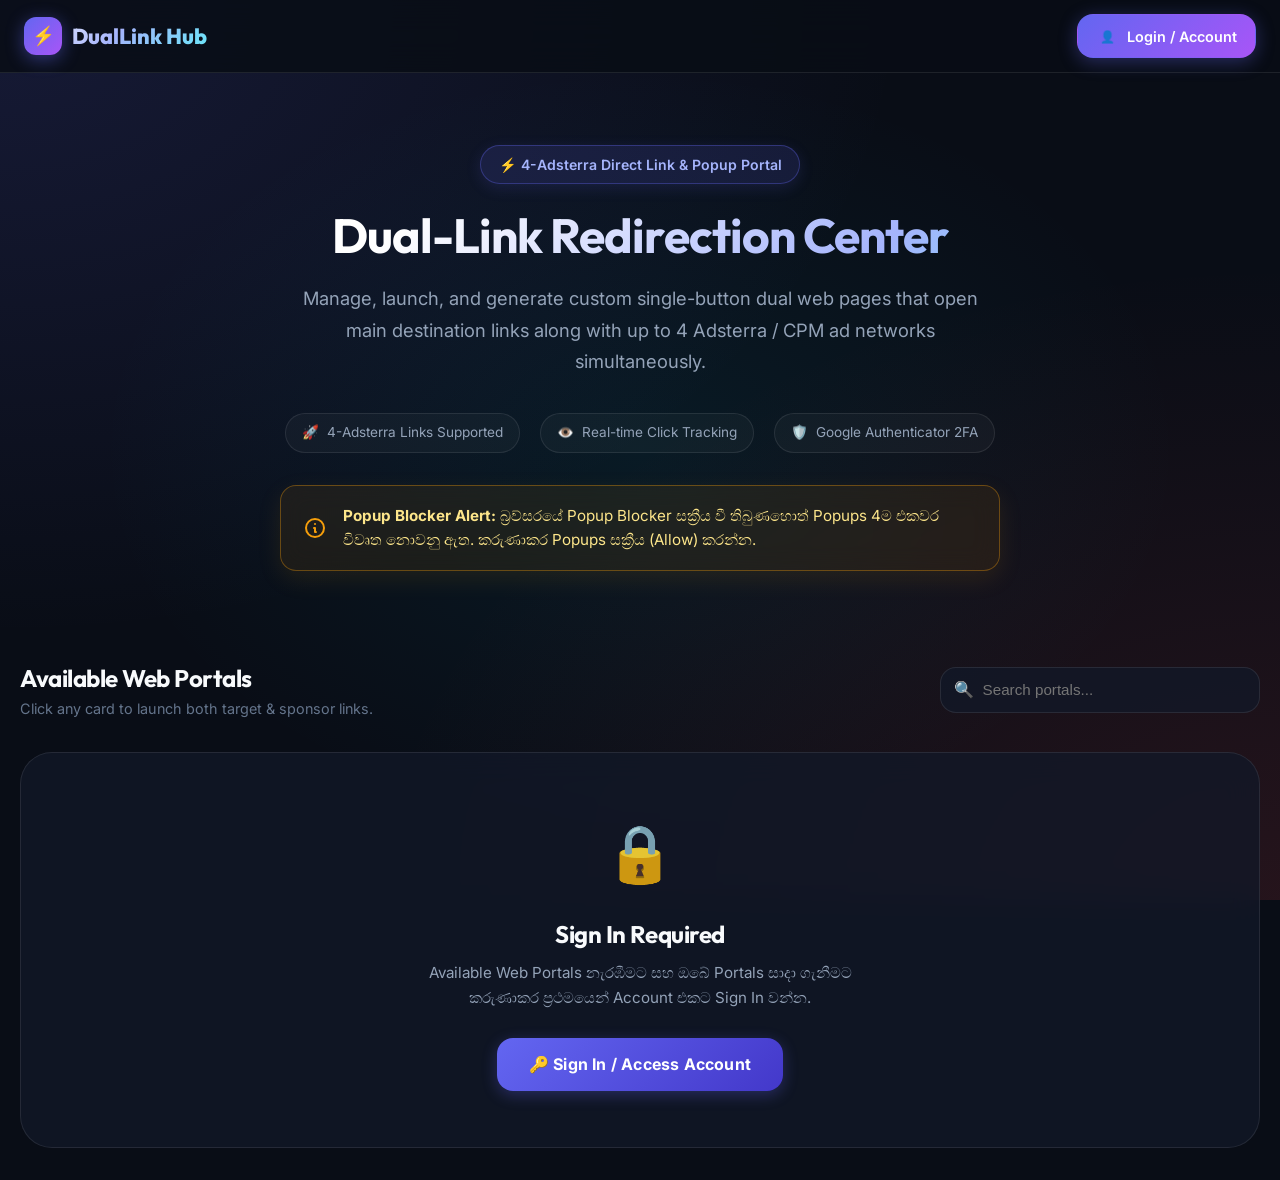
<file: index.html>
<!DOCTYPE html>
<html lang="en">
<head>
    <meta charset="UTF-8">
    <meta name="viewport" content="width=device-width, initial-scale=1.0">
    <title>DualLink Hub - Home Page</title>
    <link rel="stylesheet" href="styles.css">
</head>
<body>

    <!-- Top Navigation Bar -->
    <nav class="navbar">
        <div class="brand">
            <div class="brand-icon">⚡</div>
            <span>DualLink Hub</span>
        </div>
        <div class="nav-links" id="navUserArea">
            <!-- Dynamically populated user profile icon or login button -->
        </div>
    </nav>

    <!-- Main Content Container -->
    <main class="main-container">
        
        <!-- Hero Section -->
        <section class="hero">
            <div class="hero-tag">
                <span>⚡ 4-Adsterra Direct Link & Popup Portal</span>
            </div>
            <h1 class="hero-title">Dual-Link Redirection Center</h1>
            <p class="hero-subtitle">
                Manage, launch, and generate custom single-button dual web pages that open main destination links along with up to 4 Adsterra / CPM ad networks simultaneously.
            </p>

            <div class="features-ribbon" style="margin-bottom: 2rem;">
                <div class="feature-chip"><span>🚀</span> 4-Adsterra Links Supported</div>
                <div class="feature-chip"><span>👁️</span> Real-time Click Tracking</div>
                <div class="feature-chip"><span>🛡️</span> Google Authenticator 2FA</div>
            </div>

            <div class="notice-box" style="max-width: 720px;">
                <svg xmlns="http://www.w3.org/2000/svg" fill="none" viewBox="0 0 24 24" stroke="currentColor">
                    <path stroke-linecap="round" stroke-linejoin="round" stroke-width="2" d="M13 16h-1v-4h-1m1-4h.01M21 12a9 9 0 11-18 0 9 9 0 0118 0z" />
                </svg>
                <div style="text-align: left;">
                    <strong>Popup Blocker Alert:</strong> බ්‍රව්සරයේ Popup Blocker සක්‍රීය වී තිබුණහොත් Popups 4ම එකවර විවෘත නොවනු ඇත. කරුණාකර Popups සක්‍රීය (Allow) කරන්න.
                </div>
            </div>
        </section>

        <!-- Link Grid Section -->
        <section>
            <div class="grid-header">
                <div>
                    <h2>Available Web Portals</h2>
                    <p style="color: var(--text-muted); font-size: 0.9rem;">Click any card to launch both target & sponsor links.</p>
                </div>
                <div class="search-box">
                    <span class="search-icon">🔍</span>
                    <input type="text" id="searchInput" placeholder="Search portals...">
                </div>
            </div>

            <div id="cardGrid" class="card-grid">
                <!-- Cards dynamically populated by JavaScript -->
            </div>
        </section>

    </main>

    <script src="db.js"></script>
    <script src="app.js"></script>
    <script>
        function launchPortal(id, viewUrl, event) {
            if (event) event.stopPropagation();
            if (window.DB && window.DB.links && id) {
                DB.links.incrementClicks(id);
            }
            window.open(viewUrl, '_blank');
        }

        function renderCards(filterText = '') {
            const grid = document.getElementById('cardGrid');
            const session = (window.DB && window.DB.auth) ? DB.auth.getSession() : null;
            
            if (!session) {
                grid.innerHTML = `
                    <div class="empty-state" style="grid-column: 1 / -1; padding: 3.5rem 1.5rem; background: var(--bg-card); border-radius: var(--radius-xl); border: 1px solid var(--border-light); backdrop-filter: blur(16px);">
                        <div class="empty-icon" style="font-size: 3.5rem; margin-bottom: 1rem; opacity: 0.9;">🔒</div>
                        <h3 style="font-size: 1.5rem; margin-bottom: 0.5rem; color: var(--text-primary);">Sign In Required</h3>
                        <p style="color: var(--text-secondary); font-size: 0.95rem; margin-bottom: 1.75rem; max-width: 480px; margin-left: auto; margin-right: auto; line-height: 1.6;">
                            Available Web Portals නැරඹීමට සහ ඔබේ Portals සාදා ගැනීමට කරුණාකර ප්‍රථමයෙන් Account එකට Sign In වන්න.
                        </p>
                        <a href="login.html" class="btn btn-indigo" style="display: inline-flex; text-decoration: none; padding: 0.85rem 2rem; font-size: 1rem;">
                            🔑 Sign In / Access Account
                        </a>
                    </div>
                `;
                return;
            }

            const links = DB.links.getAll(session.userId);
            
            const filtered = links.filter(item => 
                item.title.toLowerCase().includes(filterText.toLowerCase()) ||
                item.mainLink.toLowerCase().includes(filterText.toLowerCase()) ||
                item.btnText.toLowerCase().includes(filterText.toLowerCase())
            );

            if (filtered.length === 0) {
                grid.innerHTML = `
                    <div class="empty-state" style="grid-column: 1 / -1; padding: 3rem 1.5rem; background: var(--bg-card); border-radius: var(--radius-xl); border: 1px solid var(--border-light);">
                        <div class="empty-icon" style="font-size: 3rem; margin-bottom: 1rem;">📭</div>
                        <h3 style="font-size: 1.3rem;">No Portals Found</h3>
                        <p style="color: var(--text-muted); font-size: 0.9rem; margin-top: 0.5rem; margin-bottom: 1.25rem;">ඔබ තවමත් Portals සාදා නැත.</p>
                        <a href="user.html" class="btn btn-indigo" style="display: inline-flex; text-decoration: none; padding: 0.7rem 1.5rem; font-size: 0.9rem;">
                            ➕ Create New Portal
                        </a>
                    </div>
                `;
                return;
            }

            grid.innerHTML = filtered.map(item => {
                const viewUrl = getShareableURL(item);
                return `
                <div class="link-card" onclick="launchPortal('${item.id}', '${viewUrl}', event)" style="cursor: pointer;">
                    <div class="card-header" style="margin-bottom: 1.5rem;">
                        <div>
                            <div class="card-title">${escapeHTML(item.title)}</div>
                            <div style="display: flex; gap: 0.4rem; align-items: center; margin-top: 0.4rem;">
                                <span class="badge badge-${item.theme || 'crimson'}">${escapeHTML(item.theme || 'crimson')}</span>
                                <span class="badge badge-indigo">👁️ ${item.clicks || 0}</span>
                            </div>
                        </div>
                    </div>

                    <div class="card-actions">
                        <a href="${viewUrl}" target="_blank" class="btn btn-${item.theme || 'crimson'} btn-block" style="padding: 0.9rem 1.5rem; font-size: 1rem; text-decoration: none;" onclick="launchPortal('${item.id}', '${viewUrl}', event); return false;">
                            ▶ Open Web Page (${escapeHTML(item.btnText)})
                        </a>
                    </div>
                </div>
            `;
            }).join('');
        }

        document.getElementById('searchInput').addEventListener('input', (e) => {
            renderCards(e.target.value);
        });

        function renderUserNav() {
            const container = document.getElementById('navUserArea');
            if (!container) return;

            const session = (window.DB && window.DB.auth) ? DB.auth.getSession() : null;

            if (session) {
                const dashboardUrl = 'user.html';
                const dashboardLabel = '👤 My Dashboard';
                const initial = (session.name || session.username || 'U').charAt(0).toUpperCase();

                container.innerHTML = `
                    <div class="user-profile-menu">
                        <button class="user-profile-btn" onclick="toggleUserDropdown(event)" id="userProfileBtn" title="User Profile">
                            <div class="user-avatar-icon">${initial}</div>
                            <span>${escapeHTML(session.name || session.username)}</span>
                            <span style="font-size: 0.75rem; opacity: 0.7;">▼</span>
                        </button>

                        <div class="user-dropdown" id="userDropdown">
                            <div class="user-dropdown-header">
                                <div class="user-dropdown-name">${escapeHTML(session.name || session.username)}</div>
                                <div class="user-dropdown-role">${escapeHTML(session.role || 'user')}</div>
                            </div>
                            <a href="${dashboardUrl}" class="user-dropdown-item">
                                ${dashboardLabel}
                            </a>
                            <button onclick="DB.auth.logout()" class="user-dropdown-item danger">
                                🔒 Logout
                            </button>
                        </div>
                    </div>
                `;
            } else {
                container.innerHTML = `
                    <a href="login.html" class="nav-btn nav-btn-primary" style="text-decoration: none;">
                        <div class="user-avatar-icon" style="width: 24px; height: 24px; font-size: 0.75rem; background: transparent; box-shadow: none;">👤</div>
                        <span>Login / Account</span>
                    </a>
                `;
            }
        }

        function toggleUserDropdown(event) {
            event.stopPropagation();
            const dropdown = document.getElementById('userDropdown');
            const btn = document.getElementById('userProfileBtn');
            if (dropdown) {
                dropdown.classList.toggle('show');
            }
            if (btn) {
                btn.classList.toggle('active');
            }
        }

        document.addEventListener('click', function(e) {
            const dropdown = document.getElementById('userDropdown');
            const btn = document.getElementById('userProfileBtn');
            if (dropdown && !dropdown.contains(e.target) && btn && !btn.contains(e.target)) {
                dropdown.classList.remove('show');
                btn.classList.remove('active');
            }
        });

        // Initialize grid & user navigation on page load
        document.addEventListener('DOMContentLoaded', () => {
            renderCards();
            renderUserNav();
        });
    </script>
</body>
</html>
</file>
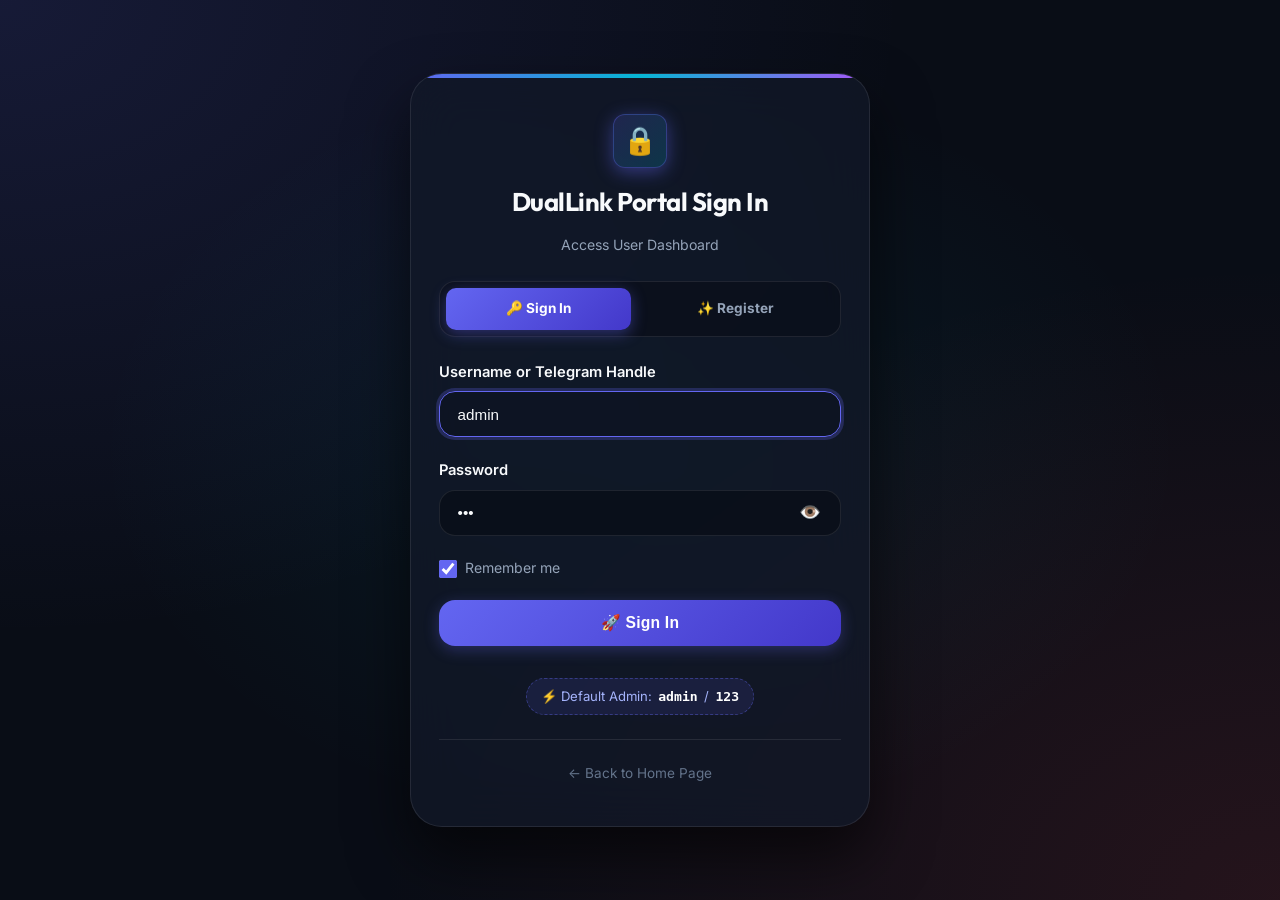
<file: admin.html>
<!DOCTYPE html>
<html lang="en">
<head>
    <meta charset="UTF-8">
    <meta name="viewport" content="width=device-width, initial-scale=1.0">
    <title>Admin Panel - DualLink Generator</title>
    <link rel="stylesheet" href="styles.css">
</head>
<body>

    <!-- Admin Navigation Bar -->
    <nav class="navbar">
        <a href="./" class="brand" title="Go to Home Page">
            <div class="brand-icon">⚙️</div>
            <span>DualLink Admin Panel</span>
        </a>
        <div class="nav-links">
            <button onclick="DB.auth.logout()" class="nav-btn nav-btn-secondary" style="color: #fca5a5; border-color: rgba(239,68,68,0.3);">
                🔒 Logout (<span id="sessionUser">admin</span>)
            </button>
        </div>
    </nav>

    <!-- Main Container -->
    <main class="main-container">

        <!-- Page Header -->
        <div style="margin-bottom: 2rem;">
            <h2>Dual-Link Web Page Builder & Database</h2>
            <p style="color: var(--text-secondary); font-size: 0.95rem;">
                Ad Link සහ Main Link ඇතුළත් කර Web Page එකක් සාදා ගන්න, Live Preview බලන්න, හෝ Database කළමනාකරණය කරන්න.
            </p>
        </div>

        <!-- 2 Column Admin Layout -->
        <div class="admin-grid">
            
            <!-- Left Form Panel -->
            <div class="panel-card">
                <h3 style="margin-bottom: 1.25rem; display: flex; align-items: center; gap: 0.5rem;">
                    <span>🛠️</span> Page Configuration
                </h3>

                <form id="linkForm" onsubmit="event.preventDefault();">
                    <input type="hidden" id="editItemId" value="">

                    <div class="form-group">
                        <label for="pageTitle">Page Title / Portal Name</label>
                        <input type="text" id="pageTitle" placeholder="e.g. FitGirl Repacks - Direct Video" value="FitGirl Repacks - Direct" required>
                        <div class="form-help">The main heading displayed on the generated web page.</div>
                    </div>

                    <div class="form-group">
                        <label for="btnText">Button Label</label>
                        <input type="text" id="btnText" placeholder="e.g. Go Video" value="Go Video" required>
                    </div>

                    <div class="form-group">
                        <label for="adLink1">Adsterra Ad Link 1 (Primary)</label>
                        <input type="url" id="adLink1" placeholder="https://www.profitableratecpmnetwork.com/..." value="https://www.profitableratecpmnetwork.com/czrmue86hu?key=d557ae6027ae3964917e57058fc35af0" required>
                        <div class="form-help">1st Adsterra popup ad link.</div>
                    </div>

                    <div class="form-group">
                        <label for="adLink2">Adsterra Ad Link 2</label>
                        <input type="url" id="adLink2" placeholder="https://www.profitableratecpmnetwork.com/..." value="https://www.profitableratecpmnetwork.com/czrmue86hu?key=d557ae6027ae3964917e57058fc35af0">
                        <div class="form-help">2nd Adsterra popup ad link.</div>
                    </div>

                    <div class="form-group">
                        <label for="adLink3">Adsterra Ad Link 3</label>
                        <input type="url" id="adLink3" placeholder="https://www.profitableratecpmnetwork.com/..." value="https://www.profitableratecpmnetwork.com/czrmue86hu?key=d557ae6027ae3964917e57058fc35af0">
                        <div class="form-help">3rd Adsterra popup ad link.</div>
                    </div>

                    <div class="form-group">
                        <label for="adLink4">Adsterra Ad Link 4</label>
                        <input type="url" id="adLink4" placeholder="https://www.profitableratecpmnetwork.com/..." value="https://www.profitableratecpmnetwork.com/czrmue86hu?key=d557ae6027ae3964917e57058fc35af0">
                        <div class="form-help">4th Adsterra popup ad link.</div>
                    </div>

                    <div class="form-group">
                        <label for="mainLink">Main Destination Link (mainLink)</label>
                        <input type="url" id="mainLink" placeholder="https://fitgirl-repacks.site" value="https://fitgirl-repacks.site" required>
                        <div class="form-help">Target landing URL to open in 2nd tab.</div>
                    </div>

                    <div class="form-group">
                        <label>Button Color Theme</label>
                        <div class="color-picker">
                            <div class="color-opt active" data-color="crimson" style="background: var(--accent-crimson);" title="Crimson Red"></div>
                            <div class="color-opt" data-color="indigo" style="background: var(--accent-indigo);" title="Indigo Blue"></div>
                            <div class="color-opt" data-color="cyan" style="background: var(--accent-cyan);" title="Cyber Cyan"></div>
                            <div class="color-opt" data-color="emerald" style="background: var(--accent-emerald);" title="Emerald Green"></div>
                        </div>
                    </div>

                    <!-- Actions -->
                    <div style="display: flex; flex-direction: column; gap: 0.75rem; margin-top: 2rem;">
                        <button type="button" class="btn btn-indigo btn-block" onclick="saveCurrentLink()">
                            💾 Save & Publish to Database
                        </button>
                        <div style="display: grid; grid-template-columns: 1fr 1fr; gap: 0.75rem;">
                            <button type="button" class="btn btn-cyan" onclick="downloadCurrentHTML()">
                                📥 Download .html
                            </button>
                            <button type="button" class="btn btn-outline" onclick="copyCurrentCode()">
                                📋 Copy Code
                            </button>
                        </div>
                        <button type="button" class="btn btn-crimson btn-block" onclick="testCurrentLinks()">
                            ▶ Test Open Links Live
                        </button>
                    </div>
                </form>
            </div>

            <!-- Right Live Preview Panel -->
            <div>
                <div class="panel-card" style="height: 100%; display: flex; flex-direction: column;">
                    <h3 style="margin-bottom: 1rem; display: flex; align-items: center; gap: 0.5rem;">
                        <span>👁️</span> Live Page Preview
                    </h3>
                    <p style="color: var(--text-muted); font-size: 0.85rem; margin-bottom: 1.5rem;">
                        Real-time visualization of how the generated page will look to users.
                    </p>

                    <div class="preview-stage" id="previewStage">
                        <div class="preview-badge">Live Preview Stage</div>
                        
                        <div class="action-card" style="padding: 2rem; max-width: 360px; pointer-events: none;">
                            <h2 id="prevTitle" style="font-size: 1.4rem;">FitGirl Repacks - Direct</h2>
                            <p id="prevSub" style="font-size: 0.85rem; margin-bottom: 1.5rem;">Click the button below to open the destination link and sponsor site.</p>
                            
                            <button id="prevBtn" class="btn btn-crimson btn-block">
                                Go Video
                            </button>
                        </div>
                    </div>

                    <div style="margin-top: 1.5rem; background: rgba(11, 15, 25, 0.5); padding: 1rem; border-radius: var(--radius-md); font-size: 0.85rem;">
                        <div style="color: var(--text-secondary); margin-bottom: 0.3rem;"><strong>Configured Action Code:</strong></div>
                        <code style="color: #67e8f9; word-break: break-all;" id="prevCodeSnippet">
                            openTwoLinks(adLink, mainLink);
                        </code>
                    </div>
                </div>
            </div>

        </div>

        <!-- Managed Links Table Section -->
        <section style="margin-top: 3rem;">
            <div class="panel-card">
                <div style="display: flex; justify-content: space-between; align-items: center; flex-wrap: wrap; gap: 1rem;">
                    <div>
                        <h3>Managed Web Portals (Database Records)</h3>
                        <p style="color: var(--text-muted); font-size: 0.85rem;">All links currently published in database.</p>
                    </div>
                    <button class="btn btn-outline" onclick="resetForm()">
                        ➕ Create New Link
                    </button>
                </div>

                <div class="table-responsive">
                    <table class="custom-table">
                        <thead>
                            <tr>
                                <th>Title</th>
                                <th>Button Text</th>
                                <th>Ad Link (adLink)</th>
                                <th>Main Link (mainLink)</th>
                                <th>Theme</th>
                                <th>Actions</th>
                            </tr>
                        </thead>
                        <tbody id="linksTableBody">
                            <!-- Table Rows dynamically populated -->
                        </tbody>
                    </table>
                </div>
            </div>
        </section>

        <!-- Google Authenticator & Admin Security Section -->
        <section style="margin-top: 3rem;">
            <div class="admin-grid">

                <!-- Google Authenticator Configuration -->
                <div class="panel-card">
                    <h3 style="margin-bottom: 1.25rem; display: flex; align-items: center; gap: 0.5rem;">
                        <span>🔐</span> Google Authenticator Setup
                    </h3>
                    <p style="color: var(--text-secondary); font-size: 0.85rem; margin-bottom: 1rem;">
                        Scan the QR code or enter the secret key in your Google Authenticator app to enable 2FA protection.
                    </p>

                    <div style="text-align: center; margin-bottom: 1rem;">
                        <div id="qrCodeContainer" style="background: #fff; padding: 10px; display: inline-block; border-radius: 8px;">
                            <!-- Placeholder for QR / Secret -->
                            <code style="color: #000; font-weight: bold;" id="totpSecretText">JBSWY3DPEHPK3PXP</code>
                        </div>
                    </div>

                    <form onsubmit="handleVerifyTOTP(event)">
                        <div class="form-group">
                            <label for="totpCodeInput">Authenticator 6-Digit Code</label>
                            <input type="text" id="totpCodeInput" placeholder="Enter 6-digit code" maxlength="6" required>
                        </div>
                        <button type="submit" class="btn btn-indigo btn-block">
                            ✅ Verify & Enable 2FA
                        </button>
                    </form>
                </div>

                <!-- Admin Security Credentials -->
                <div class="panel-card">
                    <h3 style="margin-bottom: 1.25rem; display: flex; align-items: center; gap: 0.5rem;">
                        <span>🔑</span> Change Admin Credentials
                    </h3>
                    <form onsubmit="handleUpdateCredentials(event)">
                        <div class="form-group">
                            <label for="newUsername">New Username</label>
                            <input type="text" id="newUsername" placeholder="Enter new username" required>
                        </div>
                        <div class="form-group">
                            <label for="newPassword">New Password</label>
                            <input type="password" id="newPassword" placeholder="Enter new password" required>
                        </div>
                        <button type="submit" class="btn btn-indigo btn-block">
                            💾 Update Credentials
                        </button>
                    </form>
                </div>

            </div>
        </section>

        <!-- Database Backup & Restore -->
        <section style="margin-top: 2rem;">
            <div class="panel-card">
                <h3 style="margin-bottom: 1.25rem; display: flex; align-items: center; gap: 0.5rem;">
                    <span>🗄️</span> Database Backup & Restore
                </h3>
                <p style="color: var(--text-secondary); font-size: 0.85rem; margin-bottom: 1.5rem;">
                    Export full database backup (<code>database.json</code>) or restore from an existing JSON backup file.
                </p>

                <div style="display: grid; grid-template-columns: 1fr 1fr; gap: 1.5rem;">
                    <button class="btn btn-cyan btn-block" onclick="DB.exportDatabase()" style="padding: 1rem;">
                        📥 Export Database Backup (.json)
                    </button>
                    
                    <div style="border: 1px dashed var(--border-light); padding: 0.75rem 1rem; border-radius: var(--radius-md); text-align: center;">
                        <label style="display: block; margin-bottom: 0.3rem; font-size: 0.85rem; font-weight: 600;">Restore / Import Database File</label>
                        <input type="file" id="dbFileInput" accept=".json" style="font-size: 0.8rem; color: var(--text-secondary);" onchange="handleImportDatabase(event)">
                    </div>
                </div>
            </div>
        </section>

    </main>

    <script src="db.js"></script>
    <script src="app.js"></script>
    <script>
        // Enforce Authentication Guard
        DB.auth.requireAuth();

        let selectedTheme = 'crimson';

        // DOM Elements
        const pageTitleInput = document.getElementById('pageTitle');
        const btnTextInput = document.getElementById('btnText');
        const adLink1Input = document.getElementById('adLink1');
        const adLink2Input = document.getElementById('adLink2');
        const adLink3Input = document.getElementById('adLink3');
        const adLink4Input = document.getElementById('adLink4');
        const mainLinkInput = document.getElementById('mainLink');
        const editItemIdInput = document.getElementById('editItemId');

        const prevTitle = document.getElementById('prevTitle');
        const prevBtn = document.getElementById('prevBtn');
        const prevCodeSnippet = document.getElementById('prevCodeSnippet');

        // Color Picker handling
        document.querySelectorAll('.color-opt').forEach(opt => {
            opt.addEventListener('click', () => {
                document.querySelectorAll('.color-opt').forEach(o => o.classList.remove('active'));
                opt.classList.add('active');
                selectedTheme = opt.dataset.color;
                updatePreview();
            });
        });

        // Live Preview Updater
        function updatePreview() {
            const title = pageTitleInput.value || 'Untitled Page';
            const btnText = btnTextInput.value || 'Click Here';
            const ad1 = adLink1Input.value || 'https://adsterra-link-1.com';
            const main = mainLinkInput.value || 'https://main-link.com';

            prevTitle.innerText = title;
            prevBtn.innerText = btnText;
            
            prevBtn.className = `btn btn-${selectedTheme} btn-block`;
            prevCodeSnippet.innerText = `openFourAdsterraLinks(adLinks[4], "${main.substring(0,25)}...");`;
        }

        [pageTitleInput, btnTextInput, adLink1Input, adLink2Input, adLink3Input, adLink4Input, mainLinkInput].forEach(el => {
            if (el) el.addEventListener('input', updatePreview);
        });

        // Render Managed Links Table
        function renderTable() {
            const tbody = document.getElementById('linksTableBody');
            const links = DB.links.getAll();

            if (links.length === 0) {
                tbody.innerHTML = `
                    <tr>
                        <td colspan="6" style="text-align: center; color: var(--text-muted); padding: 2rem;">
                            No saved links in database. Fill out the form above to add your first portal.
                        </td>
                    </tr>
                `;
                return;
            }

            tbody.innerHTML = links.map(item => {
                const shareUrl = getShareableURL(item);
                return `
                <tr>
                    <td><strong>${escapeHTML(item.title)}</strong></td>
                    <td><span class="badge badge-${item.theme || 'crimson'}">${escapeHTML(item.btnText)}</span></td>
                    <td style="max-width: 180px; overflow: hidden; text-overflow: ellipsis; white-space: nowrap;">
                        <span style="color: var(--text-muted); font-size: 0.8rem;">${escapeHTML(item.adLink)}</span>
                    </td>
                    <td style="max-width: 180px; overflow: hidden; text-overflow: ellipsis; white-space: nowrap;">
                        <a href="${escapeHTML(item.mainLink)}" target="_blank" style="font-size: 0.85rem;">${escapeHTML(item.mainLink)}</a>
                    </td>
                    <td>${escapeHTML(item.theme || 'crimson')}</td>
                    <td>
                        <div style="display: flex; gap: 0.4rem;">
                            <a href="${shareUrl}" target="_blank" class="btn btn-outline btn-icon" title="View Full Page (Universal Link)" style="text-decoration: none;">🌐</a>
                            <button class="btn btn-outline btn-icon" onclick="copyShareLink('${item.id}')" title="Copy Universal Share Link">🔗</button>
                            <button class="btn btn-outline btn-icon" onclick="testLinkItem('${item.id}')" title="Test Dual Links">▶</button>
                            <button class="btn btn-outline btn-icon" onclick="editLinkItem('${item.id}')" title="Edit">✏️</button>
                            <button class="btn btn-outline btn-icon" onclick="downloadLinkItem('${item.id}')" title="Download HTML">📥</button>
                            <button class="btn btn-outline btn-icon" style="color: var(--accent-crimson);" onclick="deleteLinkItem('${item.id}')" title="Delete">🗑️</button>
                        </div>
                    </td>
                </tr>
            `;
            }).join('');
        }

        // Save Current Link to Database
        function saveCurrentLink() {
            const title = pageTitleInput.value.trim();
            const btnText = btnTextInput.value.trim();
            const adLink1 = adLink1Input.value.trim();
            const adLink2 = adLink2Input.value.trim() || adLink1;
            const adLink3 = adLink3Input.value.trim() || adLink1;
            const adLink4 = adLink4Input.value.trim() || adLink1;
            const mainLink = mainLinkInput.value.trim();

            if (!title || !btnText || !adLink1 || !mainLink) {
                alert("⚠️ Please fill in Page Title, Button Label, Adsterra Link 1 and Main Destination Link.");
                return;
            }

            const editId = editItemIdInput.value;

            const linkData = {
                title,
                btnText,
                adLink1,
                adLink2,
                adLink3,
                adLink4,
                adLink: adLink1,
                mainLink,
                theme: selectedTheme
            };

            if (editId) {
                DB.links.update(editId, linkData);
                showToast("Database record updated!");
            } else {
                DB.links.add(linkData);
                showToast("New Portal added to database with 4 Adsterra links!");
            }

            resetForm();
            renderTable();
        }

        function resetForm() {
            const defaultAd = 'https://www.profitableratecpmnetwork.com/czrmue86hu?key=d557ae6027ae3964917e57058fc35af0';
            editItemIdInput.value = '';
            pageTitleInput.value = 'FitGirl Repacks - Direct';
            btnTextInput.value = 'Go Video';
            adLink1Input.value = defaultAd;
            adLink2Input.value = defaultAd;
            adLink3Input.value = defaultAd;
            adLink4Input.value = defaultAd;
            mainLinkInput.value = 'https://fitgirl-repacks.site';
            selectedTheme = 'crimson';
            document.querySelectorAll('.color-opt').forEach(o => o.classList.remove('active'));
            document.querySelector('.color-opt[data-color="crimson"]').classList.add('active');
            updatePreview();
        }

        function editLinkItem(id) {
            const item = DB.links.getById(id);
            if (!item) return;

            editItemIdInput.value = item.id;
            pageTitleInput.value = item.title;
            btnTextInput.value = item.btnText;
            adLink1Input.value = item.adLink1 || item.adLink || '';
            adLink2Input.value = item.adLink2 || item.adLink1 || item.adLink || '';
            adLink3Input.value = item.adLink3 || item.adLink1 || item.adLink || '';
            adLink4Input.value = item.adLink4 || item.adLink1 || item.adLink || '';
            mainLinkInput.value = item.mainLink;
            selectedTheme = item.theme || 'crimson';

            document.querySelectorAll('.color-opt').forEach(o => o.classList.remove('active'));
            const targetOpt = document.querySelector(`.color-opt[data-color="${selectedTheme}"]`);
            if (targetOpt) targetOpt.classList.add('active');

            updatePreview();
            window.scrollTo({ top: 0, behavior: 'smooth' });
        }

        function deleteLinkItem(id) {
            if (!confirm("Are you sure you want to delete this link record from database?")) return;
            DB.links.delete(id);
            showToast("Database record deleted.");
            renderTable();
        }

        function testLinkItem(id) {
            const item = DB.links.getById(id);
            if (item) {
                const ads = [item.adLink1 || item.adLink, item.adLink2, item.adLink3, item.adLink4].filter(Boolean);
                openFourAdsterraLinks(ads, item.mainLink);
            }
        }

        function testCurrentLinks() {
            const ads = [
                adLink1Input.value.trim(),
                adLink2Input.value.trim(),
                adLink3Input.value.trim(),
                adLink4Input.value.trim()
            ].filter(Boolean);
            const main = mainLinkInput.value.trim();
            openFourAdsterraLinks(ads, main);
        }

        function downloadCurrentHTML() {
            const title = pageTitleInput.value.trim() || 'Custom Page';
            const btnText = btnTextInput.value.trim() || 'Go Video';
            const ads = [
                adLink1Input.value.trim(),
                adLink2Input.value.trim(),
                adLink3Input.value.trim(),
                adLink4Input.value.trim()
            ].filter(Boolean);
            const mainLink = mainLinkInput.value.trim();

            const code = generateStandaloneHTMLCode(title, btnText, ads, mainLink, selectedTheme);
            const filename = title.toLowerCase().replace(/[^a-z0-9]/g, '-') + '.html';

            const blob = new Blob([code], { type: 'text/html' });
            const url = URL.createObjectURL(blob);
            const a = document.createElement('a');
            a.href = url;
            a.download = filename;
            document.body.appendChild(a);
            a.click();
            document.body.removeChild(a);
            URL.revokeObjectURL(url);

            showToast(`Downloaded ${filename}!`);
        }

        function downloadLinkItem(id) {
            const item = DB.links.getById(id);
            if (!item) return;

            const ads = [item.adLink1 || item.adLink, item.adLink2, item.adLink3, item.adLink4].filter(Boolean);
            const code = generateStandaloneHTMLCode(item.title, item.btnText, ads, item.mainLink, item.theme);
            const filename = item.title.toLowerCase().replace(/[^a-z0-9]/g, '-') + '.html';

            const blob = new Blob([code], { type: 'text/html' });
            const url = URL.createObjectURL(blob);
            const a = document.createElement('a');
            a.href = url;
            a.download = filename;
            document.body.appendChild(a);
            a.click();
            document.body.removeChild(a);
            URL.revokeObjectURL(url);

            showToast(`Downloaded ${filename}!`);
        }

        function copyShareLink(id) {
            const item = DB.links.getById(id);
            if (!item) return;
            const shareUrl = getShareableURL(item);
            navigator.clipboard.writeText(shareUrl).then(() => {
                showToast("Universal Share Link copied! Works for any user on any device.");
            }).catch(err => {
                prompt("Copy this shareable link for all users:", shareUrl);
            });
        }

        function copyCurrentCode() {
            const title = pageTitleInput.value.trim() || 'Custom Page';
            const btnText = btnTextInput.value.trim() || 'Go Video';
            const adLink = adLinkInput.value.trim();
            const mainLink = mainLinkInput.value.trim();

            const code = generateStandaloneHTMLCode(title, btnText, adLink, mainLink, selectedTheme);
            navigator.clipboard.writeText(code);
            showToast("HTML Code copied to clipboard!");
        }

        function handleVerifyTOTP(event) {
            event.preventDefault();
            const code = document.getElementById('totpCodeInput').value.trim();
            if (code.length === 6) {
                showToast("Google Authenticator verified successfully!");
                document.getElementById('totpCodeInput').value = '';
            } else {
                alert("⚠️ Please enter a valid 6-digit code.");
            }
        }

        function handleUpdateCredentials(event) {
            event.preventDefault();
            const newU = document.getElementById('newUsername').value;
            const newP = document.getElementById('newPassword').value;

            if (newU && newP) {
                DB.auth.updateCredentials(newU, newP);
                document.getElementById('sessionUser').innerText = newU;
                showToast("Admin credentials updated successfully!");
                document.getElementById('newUsername').value = '';
                document.getElementById('newPassword').value = '';
            }
        }

        function handleImportDatabase(event) {
            const file = event.target.files[0];
            if (!file) return;

            const reader = new FileReader();
            reader.onload = function(e) {
                const res = DB.importDatabase(e.target.result);
                if (res.success) {
                    showToast("Database restored successfully!");
                    renderTable();
                } else {
                    alert("⚠️ " + res.message);
                }
            };
            reader.readAsText(file);
        }

        document.addEventListener('DOMContentLoaded', () => {
            const session = DB.auth.requireAuth('admin');
            if (session) {
                const userLabel = (session.name || session.username || 'Admin');
                const roleBadge = session.role ? ` (${session.role})` : '';
                document.getElementById('sessionUser').innerText = userLabel + roleBadge;
            }
            updatePreview();
            renderTable();
        });
    </script>
</body>
</html>
</file>
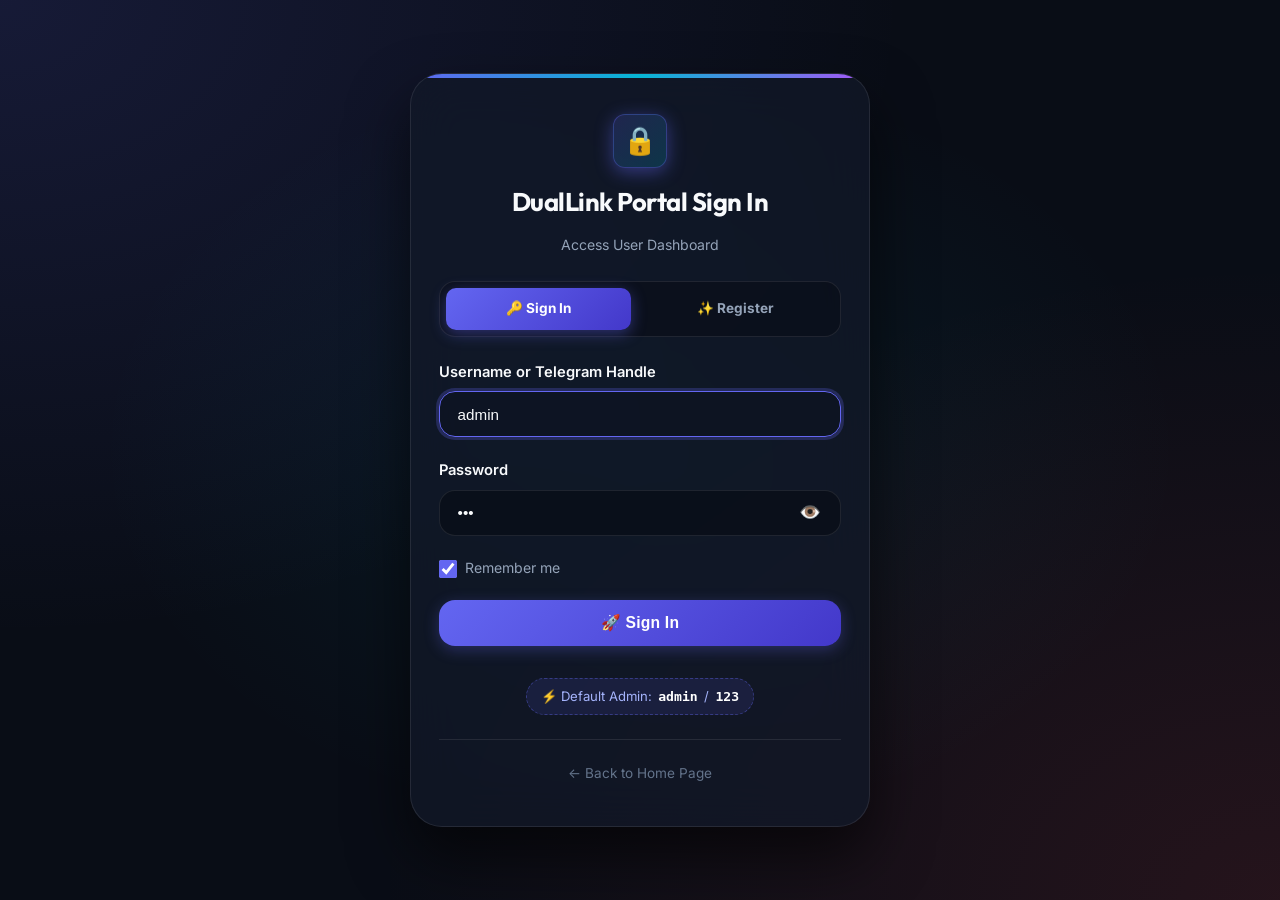
<file: login.html>
<!DOCTYPE html>
<html lang="en">
<head>
    <meta charset="UTF-8">
    <meta name="viewport" content="width=device-width, initial-scale=1.0">
    <title>Authentication & Recovery - DualLink Hub</title>
    <link rel="stylesheet" href="styles.css">
</head>
<body>

<div class="standalone-wrapper">
    <div class="action-card" style="max-width: 460px; text-align: left;">
        
        <!-- Header -->
        <div style="text-align: center; margin-bottom: 1.5rem;">
            <div class="brand-icon" style="width: 54px; height: 54px; font-size: 1.7rem; margin: 0 auto 0.85rem; background: linear-gradient(135deg, rgba(99,102,241,0.2), rgba(6,182,212,0.2)); border: 1px solid var(--border-accent);">🔒</div>
            <h2 id="cardTitle" style="font-size: 1.6rem;">DualLink Portal Sign In</h2>
            <p id="cardSubtitle" style="font-size: 0.88rem; color: var(--text-secondary); margin-bottom: 0;">Access User Dashboard</p>
        </div>

        <!-- Auth Navigation Tabs -->
        <div class="auth-tabs">
            <div class="auth-tab active" id="tabLogin" onclick="switchTab('login')">🔑 Sign In</div>
            <div class="auth-tab" id="tabRegister" onclick="switchTab('register')">✨ Register</div>
            <div class="auth-tab" id="tabTotp" onclick="switchTab('totp')" style="display: none;">🛡️ 2FA Check</div>
        </div>

        <!-- Error & Alert Banner -->
        <div id="authAlert" style="display: none; background: rgba(239, 68, 68, 0.15); border: 1px solid rgba(239, 68, 68, 0.4); color: #fca5a5; padding: 0.8rem 1rem; border-radius: var(--radius-md); font-size: 0.85rem; margin-bottom: 1.25rem;">
            <!-- Dynamic Alert Message -->
        </div>

        <!-- 1. LOGIN FORM -->
        <form id="loginForm" onsubmit="handleLogin(event)">
            <div class="form-group">
                <label for="loginUser">Username or Telegram Handle</label>
                <input type="text" id="loginUser" placeholder="e.g. admin or myuser" value="admin" required autofocus>
            </div>

            <div class="form-group">
                <label for="loginPass">Password</label>
                <div class="password-input-group">
                    <input type="password" id="loginPass" placeholder="Enter password" value="123" required>
                    <button type="button" class="password-toggle-btn" onclick="togglePasswordVisibility('loginPass', this)" title="Show/Hide Password">👁️</button>
                </div>
            </div>

            <div style="display: flex; justify-content: space-between; align-items: center; margin-top: 0.5rem; margin-bottom: 1.25rem;">
                <label class="checkbox-label">
                    <input type="checkbox" id="rememberMe" checked>
                    <span>Remember me</span>
                </label>
            </div>

            <button type="submit" class="btn btn-indigo btn-block" style="padding: 0.85rem; font-size: 0.98rem;">
                🚀 Sign In
            </button>
        </form>

        <!-- 2. REGISTER FORM -->
        <form id="registerForm" onsubmit="handleRegister(event)" style="display: none;">
            <div class="form-group">
                <label for="regName">Full Name</label>
                <input type="text" id="regName" placeholder="e.g. John Doe" required>
            </div>

            <div class="form-group">
                <label for="regUser">Username</label>
                <input type="text" id="regUser" placeholder="e.g. myuser or @myuser" required>
            </div>

            <div class="form-group">
                <label for="regPass">Password</label>
                <div class="password-input-group">
                    <input type="password" id="regPass" placeholder="Create password" oninput="checkPasswordStrength(this.value)" required>
                    <button type="button" class="password-toggle-btn" onclick="togglePasswordVisibility('regPass', this)" title="Show/Hide Password">👁️</button>
                </div>
                <div class="password-strength-meter">
                    <div id="strengthFill" class="password-strength-fill"></div>
                </div>
                <div id="strengthText" style="font-size: 0.75rem; color: var(--text-muted); margin-top: 0.25rem; text-align: right;">Password strength</div>
            </div>

            <button type="submit" class="btn btn-indigo btn-block" style="padding: 0.85rem; font-size: 0.98rem; margin-top: 1rem;">
                ✨ Create User Account
            </button>
        </form>

        <!-- 3. 2FA TOTP CHECK FORM -->
        <form id="totpForm" onsubmit="handleTOTPCheck(event)" style="display: none;">
            <div class="form-group">
                <label for="totpInput">Google Authenticator 6-Digit Code</label>
                <input type="text" id="totpInput" placeholder="Enter 6-digit TOTP code" maxlength="8" style="letter-spacing: 3px; font-weight: bold; text-align: center; font-size: 1.2rem;" required autofocus>
            </div>
            <button type="submit" class="btn btn-indigo btn-block" style="padding: 0.85rem; font-size: 0.98rem; margin-top: 1rem;">
                🛡️ Verify & Continue
            </button>
        </form>

        <!-- Quick Credentials Chip -->
        <div style="margin-top: 1.5rem; text-align: center;">
            <div class="quick-cred-chip" onclick="autoFillCredentials()" title="Click to auto-fill default admin credentials">
                <span>⚡ Default Admin:</span>
                <code style="color: #ffffff; font-weight: bold;">admin</code> / <code style="color: #ffffff; font-weight: bold;">123</code>
            </div>
        </div>

        <div style="text-align: center; margin-top: 1.5rem; border-top: 1px solid var(--border-light); padding-top: 1.25rem;">
            <a href="index.html" style="font-size: 0.85rem; color: var(--text-muted); display: inline-flex; align-items: center; gap: 0.3rem;">
                ← Back to Home Page
            </a>
        </div>
    </div>
</div>

<!-- Toast Container -->
<div id="toast" class="toast">Notification Message</div>

<script src="db.js"></script>
<script src="app.js"></script>
<script>
    let pendingLogin = null;

    // Auto redirect if already authenticated
    if (DB.auth.isAuthenticated()) {
        const session = DB.auth.getSession();
        redirectUserByRole(session);
    }

    function redirectUserByRole(session) {
        if (!session) return;
        window.location.href = 'user.html';
    }

    function switchTab(mode) {
        const loginForm = document.getElementById('loginForm');
        const registerForm = document.getElementById('registerForm');
        const totpForm = document.getElementById('totpForm');
        
        const tabLogin = document.getElementById('tabLogin');
        const tabRegister = document.getElementById('tabRegister');
        const tabTotp = document.getElementById('tabTotp');

        const cardTitle = document.getElementById('cardTitle');
        const cardSubtitle = document.getElementById('cardSubtitle');
        const alertBox = document.getElementById('authAlert');

        alertBox.style.display = 'none';

        if (tabLogin) tabLogin.classList.remove('active');
        if (tabRegister) tabRegister.classList.remove('active');
        if (tabTotp) tabTotp.classList.remove('active');

        loginForm.style.display = 'none';
        registerForm.style.display = 'none';
        totpForm.style.display = 'none';

        if (mode === 'login') {
            tabLogin.classList.add('active');
            loginForm.style.display = 'block';
            cardTitle.innerText = 'DualLink Sign In';
            cardSubtitle.innerText = 'Access User Dashboard';
        } else if (mode === 'register') {
            tabRegister.classList.add('active');
            registerForm.style.display = 'block';
            cardTitle.innerText = 'Create Account';
            cardSubtitle.innerText = 'Register a new user account.';
        } else if (mode === 'totp') {
            tabTotp.style.display = 'block';
            tabTotp.classList.add('active');
            totpForm.style.display = 'block';
            cardTitle.innerText = 'Google Authenticator 2FA';
            cardSubtitle.innerText = 'Enter 6-digit code from your Authenticator App';
        }
    }

    function togglePasswordVisibility(inputId, btn) {
        const input = document.getElementById(inputId);
        if (input.type === 'password') {
            input.type = 'text';
            btn.innerText = '🙈';
        } else {
            input.type = 'password';
            btn.innerText = '👁️';
        }
    }

    function checkPasswordStrength(password) {
        const fill = document.getElementById('strengthFill');
        const text = document.getElementById('strengthText');
        fill.className = 'password-strength-fill';

        if (!password) {
            text.innerText = 'Password strength';
            return;
        }

        if (password.length < 4) {
            fill.classList.add('weak');
            text.innerText = 'Weak password';
            text.style.color = '#fca5a5';
        } else if (password.length < 8) {
            fill.classList.add('medium');
            text.innerText = 'Medium strength';
            text.style.color = '#fcd34d';
        } else {
            fill.classList.add('strong');
            text.innerText = 'Strong password';
            text.style.color = '#6ee7b7';
        }
    }

    function autoFillCredentials() {
        switchTab('login');
        document.getElementById('loginUser').value = 'admin';
        document.getElementById('loginPass').value = '123';
        showToast("Auto-filled default admin credentials!");
    }

    function handleLogin(event) {
        event.preventDefault();
        const username = document.getElementById('loginUser').value;
        const password = document.getElementById('loginPass').value;
        const rememberMe = document.getElementById('rememberMe').checked;
        const alertBox = document.getElementById('authAlert');

        const result = DB.auth.login(username, password, rememberMe);
        if (result.success) {
            alertBox.style.display = 'none';
            showToast("Login successful!");
            setTimeout(() => {
                redirectUserByRole(result.session);
            }, 500);
        } else if (result.requires2FA) {
            pendingLogin = { username, password, rememberMe };
            switchTab('totp');
            alertBox.innerText = '🛡️ Google Authenticator 2FA code required.';
            alertBox.style.background = 'rgba(99, 102, 241, 0.15)';
            alertBox.style.borderColor = 'rgba(99, 102, 241, 0.4)';
            alertBox.style.color = '#a5b4fc';
            alertBox.style.display = 'block';
        } else {
            alertBox.innerText = '⚠️ ' + result.message;
            alertBox.style.background = 'rgba(239, 68, 68, 0.15)';
            alertBox.style.borderColor = 'rgba(239, 68, 68, 0.4)';
            alertBox.style.color = '#fca5a5';
            alertBox.style.display = 'block';
        }
    }

    function handleTOTPCheck(event) {
        event.preventDefault();
        if (!pendingLogin) {
            switchTab('login');
            return;
        }

        const code = document.getElementById('totpInput').value.trim();
        const alertBox = document.getElementById('authAlert');

        const result = DB.auth.login(pendingLogin.username, pendingLogin.password, pendingLogin.rememberMe, code);
        if (result.success) {
            showToast("2FA verified! Logging in...");
            setTimeout(() => {
                redirectUserByRole(result.session);
            }, 500);
        } else {
            alertBox.innerText = '⚠️ ' + result.message;
            alertBox.style.display = 'block';
        }
    }

    function handleRegister(event) {
        event.preventDefault();
        const name = document.getElementById('regName').value;
        const username = document.getElementById('regUser').value;
        const password = document.getElementById('regPass').value;
        const alertBox = document.getElementById('authAlert');

        const result = DB.auth.register({ name, username, telegram: username, password, role: 'user', autoVerify: true });
        if (result.success) {
            showToast("🎉 Account created successfully! Logging in...");
            // Auto login and redirect to user dashboard
            const loginRes = DB.auth.login(username, password, true);
            if (loginRes.success) {
                setTimeout(() => {
                    redirectUserByRole(loginRes.session);
                }, 500);
            } else {
                switchTab('login');
                document.getElementById('loginUser').value = username;
                document.getElementById('loginPass').value = password;
                alertBox.innerText = '✅ Account created! Sign in to access your User Panel.';
                alertBox.style.background = 'rgba(16, 185, 129, 0.15)';
                alertBox.style.borderColor = 'rgba(16, 185, 129, 0.4)';
                alertBox.style.color = '#a7f3d0';
                alertBox.style.display = 'block';
            }
        } else {
            alertBox.innerText = '⚠️ ' + result.message;
            alertBox.style.background = 'rgba(239, 68, 68, 0.15)';
            alertBox.style.borderColor = 'rgba(239, 68, 68, 0.4)';
            alertBox.style.color = '#fca5a5';
            alertBox.style.display = 'block';
        }
    }

    function handleAccountRecovery(event) {
        event.preventDefault();
        const user = document.getElementById('recoverUser').value;
        const code = document.getElementById('recoverCode').value;
        const alertBox = document.getElementById('authAlert');

        const result = DB.auth.recoverAccount(user, code);
        if (result.success) {
            alertBox.style.background = 'rgba(16, 185, 129, 0.15)';
            alertBox.style.borderColor = 'rgba(16, 185, 129, 0.4)';
            alertBox.style.color = '#a7f3d0';
            alertBox.innerText = result.message;
            alertBox.style.display = 'block';
            showToast("Account recovered successfully!");

            setTimeout(() => {
                redirectUserByRole(result.session);
            }, 1200);
        } else {
            alertBox.innerText = '⚠️ ' + result.message;
            alertBox.style.background = 'rgba(239, 68, 68, 0.15)';
            alertBox.style.borderColor = 'rgba(239, 68, 68, 0.4)';
            alertBox.style.color = '#fca5a5';
            alertBox.style.display = 'block';
        }
    }
</script>

</body>
</html>
</file>
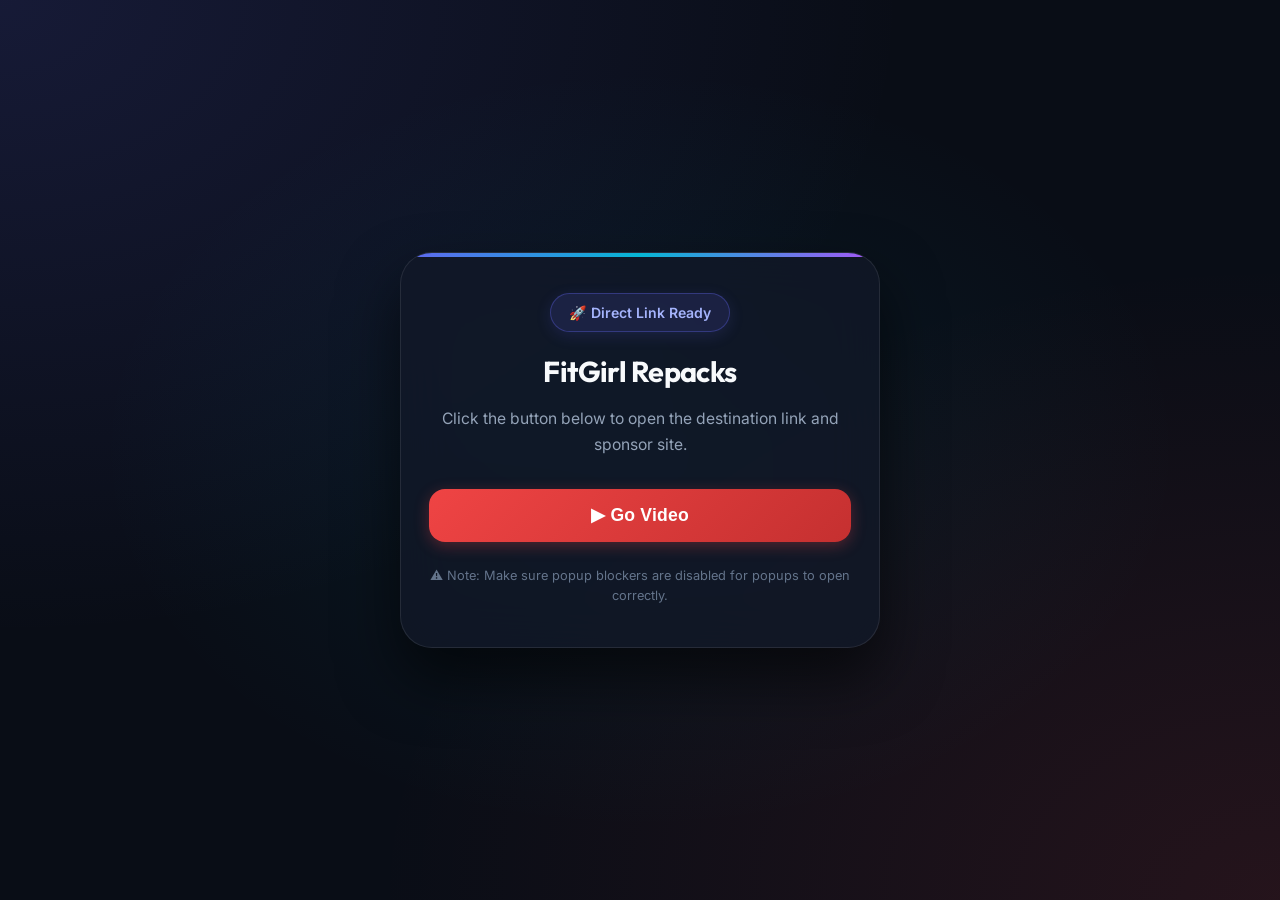
<file: new.html>
<!DOCTYPE html>
<html lang="en">
<head>
    <meta charset="UTF-8">
    <meta name="viewport" content="width=device-width, initial-scale=1.0">
    <title>FitGirl Repacks - Go Video</title>
    <link rel="stylesheet" href="styles.css">
</head>
<body>

<div class="standalone-wrapper">
    <div class="action-card">
        <div class="hero-tag" style="margin-bottom: 1rem;">
            <span>🚀 Direct Link Ready</span>
        </div>
        <h2>FitGirl Repacks</h2>
        <p>Click the button below to open the destination link and sponsor site.</p>
        
        <button id="actionBtn" class="btn btn-crimson btn-block" style="padding: 1rem 2rem; font-size: 1.1rem;">
            ▶ Go Video
        </button>

        <div style="margin-top: 1.5rem; font-size: 0.8rem; color: var(--text-muted);">
            ⚠️ Note: Make sure popup blockers are disabled for popups to open correctly.
        </div>
    </div>
</div>

<script src="app.js"></script>
<script>
    // Link Open කිරීම සහ Popup Blocker පරික්ෂා කිරීමේ Function එක
    document.getElementById('actionBtn').addEventListener('click', function() {
        let adLink = "https://www.profitableratecpmnetwork.com/czrmue86hu?key=d557ae6027ae3964917e57058fc35af0";
        let mainLink = "https://fitgirl-repacks.site";
        
        openFourAdsterraLinks([adLink], mainLink);
    });
</script>

</body>
</html>
</file>
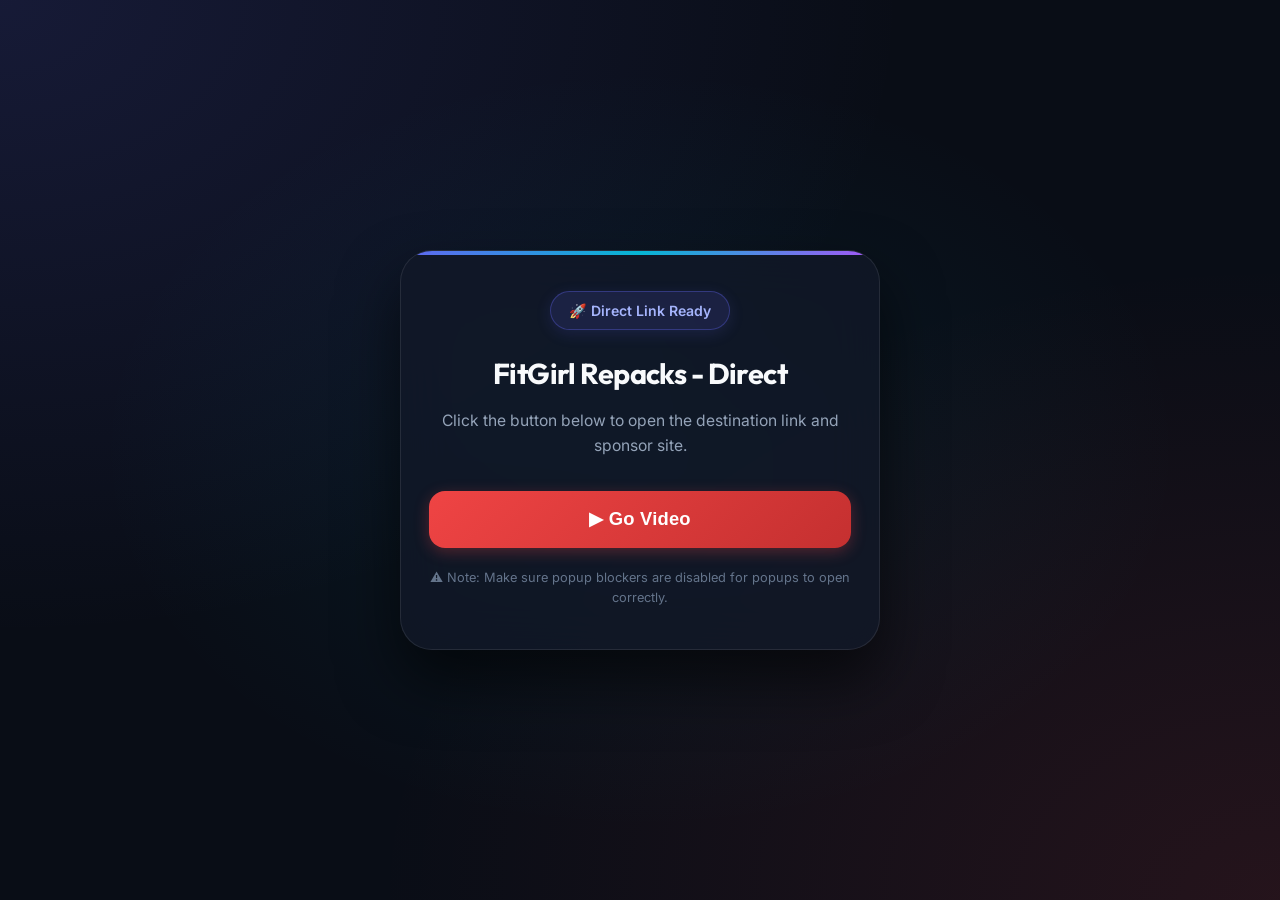
<file: view.html>
<!DOCTYPE html>
<html lang="en">
<head>
    <meta charset="UTF-8">
    <meta name="viewport" content="width=device-width, initial-scale=1.0">
    <title id="headTitle">Direct Link Portal</title>
    <link rel="stylesheet" href="styles.css">
</head>
<body>

<!-- Standalone Card Wrapper: Shared link එකක් open කළ විට දිස්වන Button Card එක -->
<div class="standalone-wrapper">
    <div class="action-card">
        <div class="hero-tag" style="margin-bottom: 1.25rem;">
            <span>🚀 Direct Link Ready</span>
        </div>
        <h2 id="portalTitle">Portal Destination</h2>
        <p id="portalDesc">Click the button below to open the destination link and sponsor site.</p>
        
        <!-- Target සහ Ad Links එකවර Open කරන ප්‍රධාන Button එක -->
        <button id="actionBtn" class="btn btn-crimson btn-block" style="padding: 1.1rem 2rem; font-size: 1.15rem; margin-bottom: 1.25rem;">
            ▶ Launch
        </button>

        <div style="font-size: 0.8rem; color: var(--text-muted);">
            ⚠️ Note: Make sure popup blockers are disabled for popups to open correctly.
        </div>
    </div>
</div>

<script src="db.js"></script>
<script src="app.js"></script>
<script>
    document.addEventListener('DOMContentLoaded', () => {
        // URL එකේ ඇති Parameters ලබාගැනීම (URL Decoding Process)
        const urlParams = new URLSearchParams(window.location.search);
        const dataParam = urlParams.get('data');
        const idParam = urlParams.get('id');
        const adParam = urlParams.get('ad');
        const mainParam = urlParams.get('main');
        
        let item = null;

        // 1. Universal Base64 encoded payload එක Decode කිරීම (ඕනෑම Device එකක ක්‍රියා කරයි)
        if (dataParam) {
            item = decodeItemFromURL(dataParam);
        }

        // 2. Direct Query Parameters පරීක්ෂා කිරීම (view.html?title=...&ad=...&main=...)
        if (!item && adParam && mainParam) {
            item = {
                title: urlParams.get('title') || 'Direct Link Portal',
                btnText: urlParams.get('btn') || 'Go Video',
                adLink: adParam,
                mainLink: mainParam,
                theme: urlParams.get('theme') || 'crimson'
            };
        }

        // 3. LocalStorage මඟින් ID එකෙන් Portal එක සොයා ගැනීම
        if (!item && idParam) {
            const links = getStoredLinks();
            if (links && links.length > 0) {
                item = links.find(l => l.id === idParam);
            }
        }

        // 4. කිසිවක් නැත්නම් Default Fallback Data භාවිතා කිරීම
        if (!item) {
            const links = getStoredLinks();
            if (links && links.length > 0) {
                item = links[0];
            } else {
                item = {
                    title: "FitGirl Repacks - Direct",
                    btnText: "Go Video",
                    adLink: "https://www.profitableratecpmnetwork.com/czrmue86hu?key=d557ae6027ae3964917e57058fc35af0",
                    mainLink: "https://fitgirl-repacks.site",
                    theme: "crimson"
                };
            }
        }

        // UI එක Portal Data වලට අනුව Update කිරීම සහ Click Event එක සම්බන්ධ කිරීම
        if (item) {
            document.getElementById('headTitle').innerText = item.title;
            document.getElementById('portalTitle').innerText = item.title;
            document.getElementById('actionBtn').innerText = '▶ ' + item.btnText;
            document.getElementById('actionBtn').className = `btn btn-${item.theme || 'crimson'} btn-block`;
            
            // Button Click Event: Click count එක වැඩි කර Links 5 (Ads 4 + Main 1) open කිරීම
            document.getElementById('actionBtn').addEventListener('click', function() {
                if (window.DB && window.DB.links && item && item.id) {
                    DB.links.incrementClicks(item.id);
                }
                const adLinks = [
                    item.adLink1 || item.adLink,
                    item.adLink2 || item.adLink1 || item.adLink,
                    item.adLink3 || item.adLink1 || item.adLink,
                    item.adLink4 || item.adLink1 || item.adLink
                ].filter(Boolean);
                
                // app.js හි ඇති Adsterra Links 4 සහ Main Link open කරන Function එක ක්‍රියාත්මක කිරීම
                openFourAdsterraLinks(adLinks, item.mainLink);
            });
        }
    });
</script>

</body>
</html>
</file>
<file: styles.css>
/* ==========================================================================
   DualLink Hub & Generator - Modern Glassmorphism & Mobile Responsive Design System
   ========================================================================== */

@import url('https://fonts.googleapis.com/css2?family=Inter:wght@300;400;500;600;700&family=Outfit:wght@400;600;700;800;900&display=swap');

:root {
    --bg-main: #090d16;
    --bg-card: rgba(18, 25, 41, 0.75);
    --bg-card-hover: rgba(28, 39, 64, 0.9);
    --bg-glass: rgba(255, 255, 255, 0.05);
    --border-light: rgba(255, 255, 255, 0.09);
    --border-accent: rgba(99, 102, 241, 0.35);
    
    --text-primary: #f8fafc;
    --text-secondary: #94a3b8;
    --text-muted: #64748b;
    
    --accent-crimson: #ef4444;
    --accent-crimson-hover: #dc2626;
    --accent-indigo: #6366f1;
    --accent-indigo-hover: #4f46e5;
    --accent-cyan: #06b6d4;
    --accent-purple: #a855f7;
    --accent-emerald: #10b981;
    --accent-amber: #f59e0b;

    --font-heading: 'Outfit', -apple-system, BlinkMacSystemFont, sans-serif;
    --font-body: 'Inter', -apple-system, BlinkMacSystemFont, sans-serif;

    --shadow-glow: 0 0 30px rgba(99, 102, 241, 0.25);
    --shadow-card: 0 20px 40px rgba(0, 0, 0, 0.45);
    --radius-sm: 10px;
    --radius-md: 16px;
    --radius-lg: 24px;
    --radius-xl: 32px;

    --transition-fast: 0.2s cubic-bezier(0.4, 0, 0.2, 1);
    --transition-normal: 0.3s cubic-bezier(0.4, 0, 0.2, 1);
}

* {
    margin: 0;
    padding: 0;
    box-sizing: border-box;
    -webkit-tap-highlight-color: transparent;
}

html {
    scroll-behavior: smooth;
}

body {
    background-color: var(--bg-main);
    background-image: 
        radial-gradient(at 0% 0%, rgba(99, 102, 241, 0.15) 0px, transparent 50%),
        radial-gradient(at 100% 100%, rgba(239, 68, 68, 0.12) 0px, transparent 50%),
        radial-gradient(at 50% 50%, rgba(6, 182, 212, 0.08) 0px, transparent 60%);
    background-attachment: fixed;
    color: var(--text-primary);
    font-family: var(--font-body);
    min-height: 100vh;
    line-height: 1.6;
    overflow-x: hidden;
}

/* Custom Scrollbars */
::-webkit-scrollbar {
    width: 8px;
    height: 8px;
}
::-webkit-scrollbar-track {
    background: rgba(11, 15, 25, 0.8);
}
::-webkit-scrollbar-thumb {
    background: rgba(99, 102, 241, 0.3);
    border-radius: 4px;
}
::-webkit-scrollbar-thumb:hover {
    background: var(--accent-indigo);
}

/* Typography */
h1, h2, h3, h4, h5, h6 {
    font-family: var(--font-heading);
    color: var(--text-primary);
    font-weight: 700;
    letter-spacing: -0.02em;
    word-break: break-word;
}

a {
    color: var(--accent-cyan);
    text-decoration: none;
    transition: var(--transition-fast);
}

a:hover {
    color: #ffffff;
}

/* Header & Navbar */
.navbar {
    display: flex;
    justify-content: space-between;
    align-items: center;
    padding: 0.9rem 1.5rem;
    background: rgba(9, 13, 22, 0.85);
    backdrop-filter: blur(20px);
    -webkit-backdrop-filter: blur(20px);
    border-bottom: 1px solid var(--border-light);
    position: sticky;
    top: 0;
    z-index: 1000;
    transition: var(--transition-normal);
    gap: 0.5rem;
    width: 100%;
}

.brand {
    display: flex;
    align-items: center;
    gap: 0.6rem;
    font-size: 1.35rem;
    font-weight: 800;
    font-family: var(--font-heading);
    background: linear-gradient(135deg, #ffffff 0%, #a5b4fc 50%, #67e8f9 100%);
    -webkit-background-clip: text;
    -webkit-text-fill-color: transparent;
    text-decoration: none;
    cursor: pointer;
    white-space: nowrap;
}

.brand:hover {
    opacity: 0.95;
    transform: scale(1.01);
}

.brand-icon {
    width: 38px;
    height: 38px;
    background: linear-gradient(135deg, var(--accent-indigo), var(--accent-purple));
    border-radius: 12px;
    display: flex;
    align-items: center;
    justify-content: center;
    color: white;
    font-size: 1.15rem;
    box-shadow: 0 4px 18px rgba(99, 102, 241, 0.45);
    -webkit-text-fill-color: initial;
    flex-shrink: 0;
}

.nav-links {
    display: flex;
    align-items: center;
    gap: 0.75rem;
    flex-shrink: 0;
}

.nav-btn {
    padding: 0.55rem 1.1rem;
    border-radius: var(--radius-md);
    font-weight: 600;
    font-size: 0.9rem;
    display: inline-flex;
    align-items: center;
    gap: 0.5rem;
    cursor: pointer;
    border: 1px solid transparent;
    transition: var(--transition-normal);
    min-height: 40px;
    white-space: nowrap;
}

.nav-btn-secondary {
    background: var(--bg-glass);
    color: var(--text-primary);
    border-color: var(--border-light);
}

.nav-btn-secondary:hover {
    background: rgba(255, 255, 255, 0.1);
    border-color: rgba(255, 255, 255, 0.2);
}

.nav-btn-primary {
    background: linear-gradient(135deg, var(--accent-indigo), var(--accent-purple));
    color: white;
    box-shadow: 0 4px 18px rgba(99, 102, 241, 0.35);
}

.nav-btn-primary:hover {
    transform: translateY(-2px);
    box-shadow: 0 6px 24px rgba(99, 102, 241, 0.55);
}

/* User Profile Icon & Dropdown Menu */
.user-profile-menu {
    position: relative;
    display: inline-block;
}

.user-profile-btn {
    display: flex;
    align-items: center;
    gap: 0.6rem;
    padding: 0.45rem 1rem;
    background: var(--bg-glass);
    border: 1px solid var(--border-light);
    border-radius: var(--radius-xl);
    color: var(--text-primary);
    cursor: pointer;
    font-size: 0.9rem;
    font-weight: 600;
    transition: var(--transition-normal);
    min-height: 44px;
}

.user-profile-btn:hover,
.user-profile-btn.active {
    background: rgba(255, 255, 255, 0.1);
    border-color: var(--border-accent);
    box-shadow: 0 4px 18px rgba(99, 102, 241, 0.25);
}

.user-avatar-icon {
    width: 34px;
    height: 34px;
    border-radius: 50%;
    background: linear-gradient(135deg, var(--accent-indigo), var(--accent-purple));
    display: flex;
    align-items: center;
    justify-content: center;
    font-size: 0.95rem;
    font-weight: 700;
    color: #ffffff;
    box-shadow: 0 2px 10px rgba(99, 102, 241, 0.4);
    flex-shrink: 0;
}

.user-dropdown {
    position: absolute;
    top: calc(100% + 0.6rem);
    right: 0;
    width: 230px;
    background: rgba(14, 20, 35, 0.96);
    backdrop-filter: blur(24px);
    -webkit-backdrop-filter: blur(24px);
    border: 1px solid var(--border-light);
    border-radius: var(--radius-md);
    padding: 0.75rem;
    box-shadow: 0 15px 35px rgba(0, 0, 0, 0.6), 0 0 25px rgba(99, 102, 241, 0.2);
    display: none;
    flex-direction: column;
    gap: 0.4rem;
    z-index: 1000;
    animation: dropdownFadeIn 0.2s cubic-bezier(0.4, 0, 0.2, 1);
}

.user-dropdown.show {
    display: flex;
}

@keyframes dropdownFadeIn {
    from {
        opacity: 0;
        transform: translateY(-10px);
    }
    to {
        opacity: 1;
        transform: translateY(0);
    }
}

.user-dropdown-header {
    padding: 0.6rem 0.6rem 0.7rem;
    border-bottom: 1px solid var(--border-light);
    margin-bottom: 0.25rem;
}

.user-dropdown-name {
    font-weight: 700;
    color: var(--text-primary);
    font-size: 0.95rem;
    white-space: nowrap;
    overflow: hidden;
    text-overflow: ellipsis;
}

.user-dropdown-role {
    font-size: 0.75rem;
    color: var(--accent-indigo);
    text-transform: uppercase;
    letter-spacing: 0.5px;
    font-weight: 700;
}

.user-dropdown-item {
    display: flex;
    align-items: center;
    gap: 0.65rem;
    padding: 0.65rem 0.8rem;
    color: var(--text-secondary);
    text-decoration: none;
    border-radius: var(--radius-sm);
    font-size: 0.9rem;
    font-weight: 500;
    transition: var(--transition-fast);
    cursor: pointer;
    background: transparent;
    border: none;
    width: 100%;
    text-align: left;
    min-height: 40px;
}

.user-dropdown-item:hover {
    background: rgba(255, 255, 255, 0.08);
    color: var(--text-primary);
}

.user-dropdown-item.danger {
    color: #fca5a5;
}

.user-dropdown-item.danger:hover {
    background: rgba(239, 68, 68, 0.18);
    color: #f87171;
}

/* Layout Containers */
.main-container {
    width: 100%;
    max-width: 1280px;
    margin: 0 auto;
    padding: 2rem 1.25rem;
    box-sizing: border-box;
}

/* Hero Section */
.hero {
    text-align: center;
    padding: 2.5rem 1rem 3rem;
    position: relative;
}

.hero-tag {
    display: inline-flex;
    align-items: center;
    gap: 0.5rem;
    padding: 0.45rem 1.1rem;
    background: rgba(99, 102, 241, 0.14);
    border: 1px solid var(--border-accent);
    border-radius: 50px;
    color: #a5b4fc;
    font-size: 0.88rem;
    font-weight: 600;
    margin-bottom: 1.5rem;
    box-shadow: 0 4px 15px rgba(99, 102, 241, 0.15);
}

.hero-title {
    font-size: 3rem;
    line-height: 1.15;
    margin-bottom: 1.25rem;
    background: linear-gradient(135deg, #ffffff 30%, #a5b4fc 70%, #67e8f9 100%);
    -webkit-background-clip: text;
    -webkit-text-fill-color: transparent;
}

.hero-subtitle {
    color: var(--text-secondary);
    font-size: 1.15rem;
    max-width: 680px;
    margin: 0 auto 2.25rem;
    line-height: 1.7;
}

/* Quick Features / Stats Ribbon */
.features-ribbon {
    display: flex;
    justify-content: center;
    align-items: center;
    gap: 1.25rem;
    flex-wrap: wrap;
    margin-top: 1.5rem;
}

.feature-chip {
    display: inline-flex;
    align-items: center;
    gap: 0.5rem;
    padding: 0.5rem 1rem;
    background: rgba(255, 255, 255, 0.03);
    border: 1px solid var(--border-light);
    border-radius: var(--radius-xl);
    font-size: 0.85rem;
    color: var(--text-secondary);
}

/* Notification Banner */
.notice-box {
    background: rgba(245, 158, 11, 0.08);
    border: 1px solid rgba(245, 158, 11, 0.35);
    border-radius: var(--radius-md);
    padding: 1.1rem 1.35rem;
    display: flex;
    align-items: center;
    gap: 1rem;
    margin: 0 auto 2.5rem;
    color: #fde68a;
    font-size: 0.95rem;
    backdrop-filter: blur(12px);
    box-shadow: 0 8px 25px rgba(245, 158, 11, 0.1);
}

.notice-box svg {
    flex-shrink: 0;
    width: 24px;
    height: 24px;
    color: var(--accent-amber);
}

/* Cards Grid Section */
.grid-header {
    display: flex;
    justify-content: space-between;
    align-items: center;
    margin-bottom: 2rem;
    flex-wrap: wrap;
    gap: 1.25rem;
}

.search-box {
    position: relative;
    width: 320px;
}

.search-box input {
    width: 100%;
    padding: 0.75rem 1rem 0.75rem 2.6rem;
    background: var(--bg-card);
    border: 1px solid var(--border-light);
    border-radius: var(--radius-md);
    color: var(--text-primary);
    font-size: 0.95rem;
    outline: none;
    transition: var(--transition-fast);
    min-height: 46px;
    box-sizing: border-box;
}

.search-box input:focus {
    border-color: var(--accent-indigo);
    box-shadow: 0 0 0 3px rgba(99, 102, 241, 0.25);
    background: rgba(24, 34, 56, 0.85);
}

.search-icon {
    position: absolute;
    left: 0.9rem;
    top: 50%;
    transform: translateY(-50%);
    color: var(--text-muted);
    font-size: 1rem;
    pointer-events: none;
}

.card-grid {
    display: grid;
    grid-template-columns: repeat(auto-fill, minmax(300px, 1fr));
    gap: 1.5rem;
}

.link-card {
    background: var(--bg-card);
    backdrop-filter: blur(16px);
    -webkit-backdrop-filter: blur(16px);
    border: 1px solid var(--border-light);
    border-radius: var(--radius-lg);
    padding: 1.75rem;
    display: flex;
    flex-direction: column;
    justify-content: space-between;
    transition: var(--transition-normal);
    position: relative;
    overflow: hidden;
    box-shadow: var(--shadow-card);
}

.link-card::before {
    content: '';
    position: absolute;
    top: 0;
    left: 0;
    right: 0;
    height: 4px;
    background: linear-gradient(90deg, var(--accent-indigo), var(--accent-cyan), var(--accent-purple));
    opacity: 0;
    transition: var(--transition-fast);
}

.link-card:hover {
    transform: translateY(-6px);
    background: var(--bg-card-hover);
    border-color: rgba(255, 255, 255, 0.2);
    box-shadow: 0 20px 45px rgba(0, 0, 0, 0.5), 0 0 20px rgba(99, 102, 241, 0.2);
}

.link-card:hover::before {
    opacity: 1;
}

.card-header {
    display: flex;
    justify-content: space-between;
    align-items: flex-start;
    margin-bottom: 1.25rem;
}

.card-title {
    font-size: 1.3rem;
    font-weight: 700;
    margin-bottom: 0.4rem;
    color: var(--text-primary);
    line-height: 1.3;
}

.badge {
    padding: 0.3rem 0.7rem;
    border-radius: 20px;
    font-size: 0.76rem;
    font-weight: 700;
    text-transform: uppercase;
    letter-spacing: 0.5px;
    display: inline-flex;
    align-items: center;
    gap: 0.3rem;
}

.badge-crimson { background: rgba(239, 68, 68, 0.18); color: #fca5a5; border: 1px solid rgba(239, 68, 68, 0.35); }
.badge-indigo { background: rgba(99, 102, 241, 0.18); color: #a5b4fc; border: 1px solid rgba(99, 102, 241, 0.35); }
.badge-cyan { background: rgba(6, 182, 212, 0.18); color: #67e8f9; border: 1px solid rgba(6, 182, 212, 0.35); }
.badge-emerald { background: rgba(16, 185, 129, 0.18); color: #6ee7b7; border: 1px solid rgba(16, 185, 129, 0.35); }

.card-actions {
    margin-top: 1.5rem;
}

.btn {
    padding: 0.8rem 1.4rem;
    border-radius: var(--radius-md);
    font-weight: 700;
    font-size: 0.95rem;
    cursor: pointer;
    border: none;
    display: inline-flex;
    align-items: center;
    justify-content: center;
    gap: 0.6rem;
    transition: var(--transition-normal);
    min-height: 46px;
    letter-spacing: 0.2px;
}

.btn-block {
    width: 100%;
}

.btn-crimson { background: linear-gradient(135deg, var(--accent-crimson), #c53030); color: white; box-shadow: 0 4px 15px rgba(239, 68, 68, 0.3); }
.btn-crimson:hover { background: linear-gradient(135deg, #dc2626, #9b2c2c); transform: translateY(-2px); box-shadow: 0 6px 20px rgba(239, 68, 68, 0.5); }

.btn-indigo { background: linear-gradient(135deg, var(--accent-indigo), #4338ca); color: white; box-shadow: 0 4px 15px rgba(99, 102, 241, 0.3); }
.btn-indigo:hover { background: linear-gradient(135deg, #4f46e5, #3730a3); transform: translateY(-2px); box-shadow: 0 6px 20px rgba(99, 102, 241, 0.5); }

.btn-cyan { background: linear-gradient(135deg, var(--accent-cyan), #0891b2); color: #0f172a; font-weight: 800; box-shadow: 0 4px 15px rgba(6, 182, 212, 0.3); }
.btn-cyan:hover { transform: translateY(-2px); filter: brightness(1.1); box-shadow: 0 6px 20px rgba(6, 182, 212, 0.5); }

.btn-emerald { background: linear-gradient(135deg, var(--accent-emerald), #059669); color: white; box-shadow: 0 4px 15px rgba(16, 185, 129, 0.3); }
.btn-emerald:hover { transform: translateY(-2px); filter: brightness(1.1); box-shadow: 0 6px 20px rgba(16, 185, 129, 0.5); }

.btn-secondary,
.btn-outline {
    background: rgba(255, 255, 255, 0.05);
    border: 1px solid var(--border-light);
    color: var(--text-primary);
}

.btn-secondary:hover,
.btn-outline:hover {
    background: rgba(255, 255, 255, 0.12);
    border-color: rgba(255, 255, 255, 0.25);
}

.btn-icon {
    padding: 0.5rem 0.75rem;
    border-radius: var(--radius-sm);
    min-height: 38px;
}

/* User & Admin Dashboard Grid */
.admin-grid {
    display: grid;
    grid-template-columns: 1fr;
    gap: 1.75rem;
}

@media (min-width: 992px) {
    .admin-grid {
        grid-template-columns: 1fr 1fr;
    }
}

.panel-card {
    background: var(--bg-card);
    backdrop-filter: blur(20px);
    -webkit-backdrop-filter: blur(20px);
    border: 1px solid var(--border-light);
    border-radius: var(--radius-xl);
    padding: 2rem 1.75rem;
    box-shadow: var(--shadow-card);
    width: 100%;
    box-sizing: border-box;
    overflow: hidden;
}

.form-group {
    margin-bottom: 1.35rem;
    width: 100%;
}

.form-group label {
    display: block;
    margin-bottom: 0.45rem;
    font-size: 0.92rem;
    font-weight: 600;
    color: var(--text-primary);
}

.form-group input, .form-group select {
    width: 100%;
    padding: 0.8rem 1.1rem;
    background: rgba(9, 13, 22, 0.7);
    border: 1px solid var(--border-light);
    border-radius: var(--radius-md);
    color: var(--text-primary);
    font-size: 0.95rem;
    outline: none;
    transition: var(--transition-fast);
    min-height: 46px;
    box-sizing: border-box;
    text-overflow: ellipsis;
}

.form-group input:focus, .form-group select:focus {
    border-color: var(--accent-indigo);
    box-shadow: 0 0 0 3px rgba(99, 102, 241, 0.25);
    background: rgba(14, 20, 35, 0.9);
}

.form-help {
    font-size: 0.8rem;
    color: var(--text-muted);
    margin-top: 0.35rem;
}

/* Color theme selector */
.color-picker {
    display: flex;
    gap: 0.85rem;
    margin-top: 0.6rem;
    flex-wrap: wrap;
}

.color-opt {
    width: 38px;
    height: 38px;
    border-radius: 50%;
    cursor: pointer;
    border: 2.5px solid transparent;
    transition: var(--transition-fast);
}

.color-opt.active {
    border-color: #ffffff;
    transform: scale(1.18);
    box-shadow: 0 0 15px rgba(255, 255, 255, 0.5);
}

/* Live Preview Stage */
.preview-stage {
    background: #000000;
    border: 1px solid var(--border-light);
    border-radius: var(--radius-lg);
    min-height: 320px;
    display: flex;
    flex-direction: column;
    align-items: center;
    justify-content: center;
    position: relative;
    padding: 2.5rem 1.25rem;
    overflow: hidden;
}

.preview-badge {
    position: absolute;
    top: 1rem;
    left: 1rem;
    background: rgba(99, 102, 241, 0.2);
    border: 1px solid var(--border-accent);
    color: #a5b4fc;
    font-size: 0.75rem;
    padding: 0.25rem 0.75rem;
    border-radius: 20px;
    text-transform: uppercase;
    font-weight: 700;
}

/* Managed Links Table */
.table-wrapper,
.table-responsive {
    width: 100%;
    overflow-x: auto;
    -webkit-overflow-scrolling: touch;
    margin-top: 1.25rem;
    border-radius: var(--radius-md);
    border: 1px solid var(--border-light);
    background: rgba(9, 13, 22, 0.5);
}

table,
.custom-table {
    width: 100%;
    border-collapse: collapse;
    text-align: left;
    font-size: 0.92rem;
    white-space: nowrap;
}

th,
.custom-table th {
    background: rgba(14, 20, 35, 0.95);
    padding: 0.9rem 1.1rem;
    color: var(--text-secondary);
    font-weight: 700;
    border-bottom: 1px solid var(--border-light);
    text-transform: uppercase;
    font-size: 0.78rem;
    letter-spacing: 0.6px;
}

td,
.custom-table td {
    padding: 0.85rem 1.1rem;
    border-bottom: 1px solid var(--border-light);
    vertical-align: middle;
}

tr:hover td,
.custom-table tr:hover td {
    background: rgba(255, 255, 255, 0.04);
}

/* Click Badge */
.click-badge {
    display: inline-flex;
    align-items: center;
    justify-content: center;
    gap: 0.4rem;
    padding: 0.3rem 0.75rem;
    background: rgba(99, 102, 241, 0.15);
    border: 1px solid rgba(99, 102, 241, 0.35);
    border-radius: 20px;
    color: #a5b4fc;
    font-weight: 700;
    font-size: 0.82rem;
    white-space: nowrap;
}

/* Table Action Buttons */
.action-btn-group {
    display: flex;
    align-items: center;
    justify-content: flex-end;
    gap: 0.4rem;
    flex-wrap: nowrap;
}

.tbl-btn {
    padding: 0.35rem 0.75rem;
    border-radius: var(--radius-sm);
    font-weight: 600;
    font-size: 0.82rem;
    cursor: pointer;
    border: 1px solid transparent;
    transition: var(--transition-fast);
    display: inline-flex;
    align-items: center;
    gap: 0.3rem;
    white-space: nowrap;
    min-height: 32px;
}

.tbl-btn-share {
    background: rgba(99, 102, 241, 0.14);
    border-color: rgba(99, 102, 241, 0.35);
    color: #a5b4fc;
}

.tbl-btn-share:hover {
    background: rgba(99, 102, 241, 0.28);
    border-color: var(--accent-indigo);
    color: #ffffff;
    transform: translateY(-1px);
}

.tbl-btn-edit {
    background: rgba(6, 182, 212, 0.14);
    border-color: rgba(6, 182, 212, 0.35);
    color: #67e8f9;
}

.tbl-btn-edit:hover {
    background: rgba(6, 182, 212, 0.28);
    border-color: var(--accent-cyan);
    color: #ffffff;
    transform: translateY(-1px);
}

.tbl-btn-delete {
    background: rgba(239, 68, 68, 0.14);
    border-color: rgba(239, 68, 68, 0.35);
    color: #fca5a5;
}

.tbl-btn-delete:hover {
    background: rgba(239, 68, 68, 0.28);
    border-color: var(--accent-crimson);
    color: #ffffff;
    transform: translateY(-1px);
}

/* Empty State */
.empty-state {
    text-align: center;
    padding: 3.5rem 1.5rem;
    color: var(--text-muted);
}

.empty-icon {
    font-size: 3.5rem;
    margin-bottom: 1rem;
    opacity: 0.6;
}

/* Toast Notifications */
.toast {
    position: fixed;
    bottom: 2rem;
    right: 2rem;
    background: linear-gradient(135deg, var(--accent-indigo), #4338ca);
    color: white;
    padding: 0.9rem 1.6rem;
    border-radius: var(--radius-md);
    box-shadow: 0 15px 35px rgba(0,0,0,0.5);
    font-weight: 700;
    z-index: 3000;
    display: flex;
    align-items: center;
    gap: 0.6rem;
    transform: translateY(100px);
    opacity: 0;
    transition: var(--transition-normal);
}

.toast.show {
    transform: translateY(0);
    opacity: 1;
}

/* Standalone Page View (for generated pages) */
.standalone-wrapper {
    display: flex;
    flex-direction: column;
    justify-content: center;
    align-items: center;
    min-height: 100vh;
    padding: 1.5rem;
}

.action-card {
    background: var(--bg-card);
    backdrop-filter: blur(24px);
    -webkit-backdrop-filter: blur(24px);
    border: 1px solid var(--border-light);
    border-radius: var(--radius-xl);
    padding: 2.5rem 1.75rem;
    text-align: center;
    max-width: 480px;
    width: 100%;
    box-shadow: 0 30px 60px rgba(0, 0, 0, 0.6);
    position: relative;
    overflow: hidden;
    box-sizing: border-box;
}

.action-card::before {
    content: '';
    position: absolute;
    top: 0;
    left: 0;
    right: 0;
    height: 4px;
    background: linear-gradient(90deg, var(--accent-indigo), var(--accent-cyan), var(--accent-purple));
}

.action-card h2 {
    font-size: 1.8rem;
    margin-bottom: 0.75rem;
}

.action-card p {
    color: var(--text-secondary);
    margin-bottom: 2rem;
    font-size: 0.98rem;
    line-height: 1.6;
}

/* ==========================================================================
   Auth & Navigation Tabs System
   ========================================================================== */

.auth-tabs {
    display: flex;
    background: rgba(9, 13, 22, 0.6);
    border: 1px solid var(--border-light);
    padding: 0.35rem;
    border-radius: var(--radius-md);
    margin-bottom: 1.5rem;
    gap: 0.4rem;
    width: 100%;
    box-sizing: border-box;
    flex-wrap: wrap;
}

.auth-tab {
    flex: 1 1 auto;
    text-align: center;
    padding: 0.65rem 0.6rem;
    font-size: 0.85rem;
    font-weight: 700;
    color: var(--text-secondary);
    border-radius: var(--radius-sm);
    cursor: pointer;
    transition: var(--transition-fast);
    user-select: none;
    min-height: 40px;
    display: flex;
    align-items: center;
    justify-content: center;
    white-space: nowrap;
}

.auth-tab:hover {
    color: var(--text-primary);
    background: rgba(255, 255, 255, 0.06);
}

.auth-tab.active {
    background: linear-gradient(135deg, var(--accent-indigo) 0%, #4338ca 100%);
    color: #ffffff;
    box-shadow: 0 4px 15px rgba(99, 102, 241, 0.4);
}

.password-input-group {
    position: relative;
    display: flex;
    align-items: center;
    width: 100%;
}

.password-input-group input {
    padding-right: 2.75rem;
}

.password-toggle-btn {
    position: absolute;
    right: 0.75rem;
    background: none;
    border: none;
    color: var(--text-muted);
    cursor: pointer;
    font-size: 1.1rem;
    padding: 0.3rem 0.5rem;
    border-radius: var(--radius-sm);
    transition: var(--transition-fast);
    display: flex;
    align-items: center;
    justify-content: center;
}

.password-toggle-btn:hover {
    color: var(--text-primary);
    background: rgba(255, 255, 255, 0.08);
}

.password-strength-meter {
    margin-top: 0.45rem;
    height: 4px;
    background: rgba(255, 255, 255, 0.08);
    border-radius: 4px;
    overflow: hidden;
    transition: var(--transition-fast);
}

.password-strength-fill {
    height: 100%;
    width: 0%;
    border-radius: 4px;
    transition: width 0.3s ease, background-color 0.3s ease;
}

.password-strength-fill.weak { width: 33%; background-color: var(--accent-crimson); }
.password-strength-fill.medium { width: 66%; background-color: var(--accent-amber); }
.password-strength-fill.strong { width: 100%; background-color: var(--accent-emerald); }

.quick-cred-chip {
    display: inline-flex;
    align-items: center;
    gap: 0.4rem;
    background: rgba(99, 102, 241, 0.12);
    border: 1px dashed rgba(99, 102, 241, 0.4);
    color: #a5b4fc;
    padding: 0.45rem 0.85rem;
    border-radius: 20px;
    font-size: 0.82rem;
    cursor: pointer;
    transition: var(--transition-fast);
    margin-top: 0.5rem;
}

.quick-cred-chip:hover {
    background: rgba(99, 102, 241, 0.25);
    border-color: var(--accent-indigo);
    color: #ffffff;
    transform: translateY(-1px);
}

.checkbox-label {
    display: flex;
    align-items: center;
    gap: 0.5rem;
    font-size: 0.88rem;
    color: var(--text-secondary);
    cursor: pointer;
    user-select: none;
}

.checkbox-label input[type="checkbox"] {
    accent-color: var(--accent-indigo);
    width: 18px;
    height: 18px;
    cursor: pointer;
}

/* 2FA UI */
.totp-box {
    background: rgba(9, 13, 22, 0.6);
    border: 1px solid var(--border-accent);
    border-radius: var(--radius-md);
    padding: 1.5rem;
    margin-top: 1rem;
}

.recovery-code-grid {
    display: grid;
    grid-template-columns: repeat(2, 1fr);
    gap: 0.6rem;
    margin: 1rem 0;
}

.recovery-code-chip {
    background: rgba(255, 255, 255, 0.05);
    border: 1px solid var(--border-light);
    border-radius: var(--radius-sm);
    padding: 0.45rem 0.65rem;
    font-family: monospace;
    font-size: 0.95rem;
    letter-spacing: 1px;
    color: #67e8f9;
    text-align: center;
}

.role-badge {
    display: inline-block;
    padding: 0.25rem 0.65rem;
    border-radius: 12px;
    font-size: 0.74rem;
    font-weight: 700;
    text-transform: uppercase;
}

/* ==========================================================================
   Mobile & Responsive Breakpoints
   ========================================================================== */

@media (max-width: 768px) {
    .navbar {
        padding: 0.65rem 1rem;
    }

    .brand {
        font-size: 1.1rem;
    }

    .brand-icon {
        width: 32px;
        height: 32px;
        font-size: 1rem;
    }

    .nav-btn {
        padding: 0.4rem 0.75rem !important;
        font-size: 0.8rem !important;
        min-height: 36px;
    }

    .main-container {
        padding: 1rem 0.75rem;
    }

    .hero {
        padding: 1.5rem 0.5rem 2rem;
    }

    .hero-title {
        font-size: 2.1rem;
    }

    .hero-subtitle {
        font-size: 0.95rem;
        margin-bottom: 1.5rem;
    }

    .grid-header {
        flex-direction: column;
        align-items: stretch;
    }

    .search-box {
        width: 100%;
    }

    .card-grid {
        grid-template-columns: 1fr;
        gap: 1.25rem;
    }

    .panel-card {
        padding: 1.25rem 1rem;
    }

    .action-card {
        padding: 2rem 1.15rem;
        max-width: 100%;
    }

    .toast {
        left: 1rem;
        right: 1rem;
        bottom: 1rem;
        text-align: center;
        justify-content: center;
    }
}

@media (max-width: 520px) {
    .hero-title {
        font-size: 1.75rem;
    }

    .hero-tag {
        font-size: 0.78rem;
        padding: 0.35rem 0.85rem;
    }

    .notice-box {
        flex-direction: column;
        text-align: center;
        padding: 1rem;
        gap: 0.6rem;
    }

    .auth-tabs {
        flex-direction: column;
    }

    .auth-tab {
        width: 100%;
        font-size: 0.85rem;
        padding: 0.65rem 0.5rem;
    }

    .user-dropdown {
        right: 0;
        width: 200px;
    }

    h2 {
        font-size: 1.35rem !important;
    }

    .recovery-code-grid {
        grid-template-columns: 1fr;
    }
}
</file>
